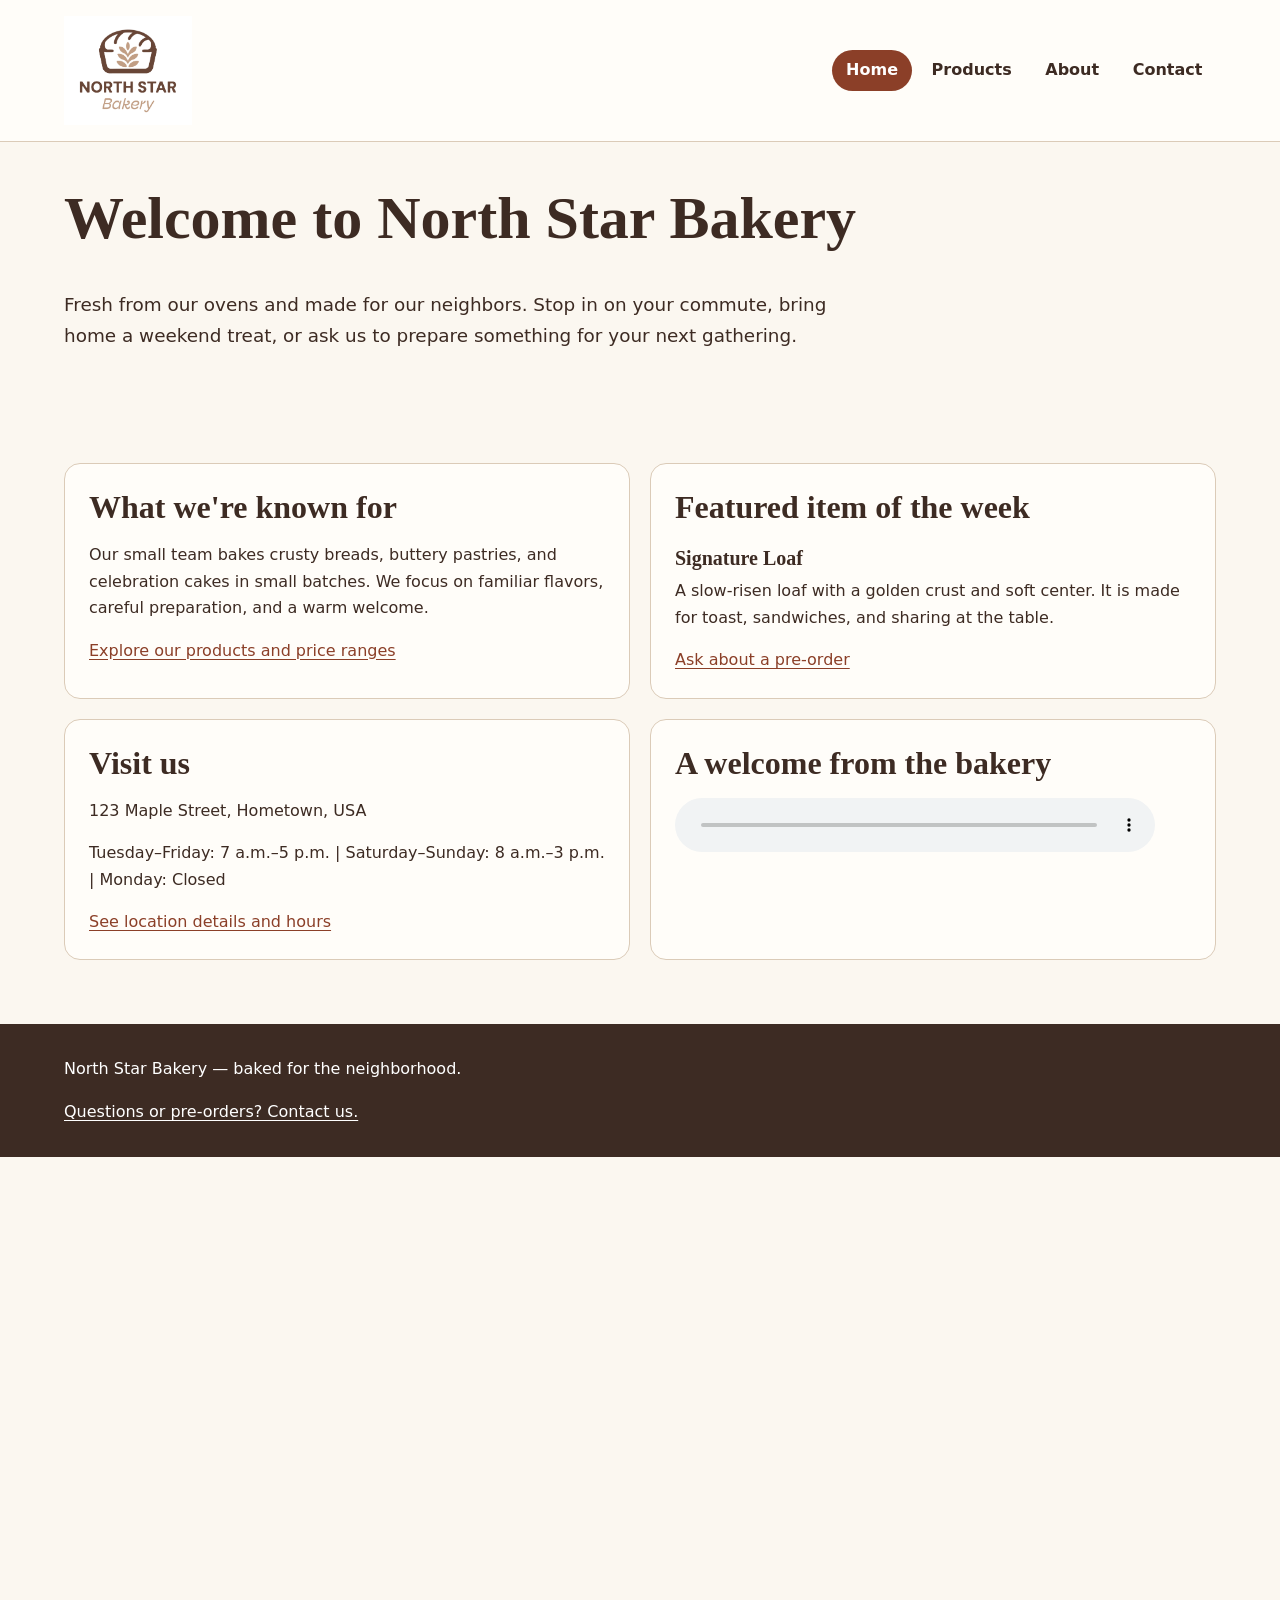
<file: index.html>
<!DOCTYPE html>
<html lang="en">
<head>
  <meta charset="utf-8">
  <meta name="viewport" content="width=device-width, initial-scale=1">
  <meta name="description" content="Welcome to North Star, a neighborhood bakery making fresh bread and treats for everyday moments.">
  <title>Home | North Star Bakery</title>
  <link rel="stylesheet" href="styles.css">
</head>
<body class="index">
  <header>
    <img src="media/bakery-logo_c.png" alt="North Star Bakery logo" width="180">
    <nav aria-label="Main navigation">
      <ul>
        <li><a href="index.html" aria-current="page">Home</a></li>
        <li><a href="products.html">Products</a></li>
        <li><a href="about.html">About</a></li>
        <li><a href="contact.html">Contact</a></li>
      </ul>
    </nav>
  </header>

  <main>
    <h1>Welcome to North Star Bakery</h1>
    <p>Fresh from our ovens and made for our neighbors. Stop in on your commute, bring home a weekend treat, or ask us to prepare something for your next gathering.</p>

    <picture>
      <source media="(max-width: 600px)" srcset="media/bakery-feature-small_c.png">
      <img src="media/bakery-feature-large_c.png" alt="Freshly baked goods featured at North Star Bakery" width="900">
    </picture>

    <section aria-labelledby="known-for">
      <h2 id="known-for">What we're known for</h2>
      <p>Our small team bakes crusty breads, buttery pastries, and celebration cakes in small batches. We focus on familiar flavors, careful preparation, and a warm welcome.</p>
      <p><a href="products.html">Explore our products and price ranges</a></p>
    </section>

    <section aria-labelledby="featured-item">
      <h2 id="featured-item">Featured item of the week</h2>
      <h3>Signature Loaf</h3>
      <p>A slow-risen loaf with a golden crust and soft center. It is made for toast, sandwiches, and sharing at the table.</p>
      <p><a href="contact.html">Ask about a pre-order</a></p>
    </section>

    <section aria-labelledby="visit-us">
      <h2 id="visit-us">Visit us</h2>
      <p>123 Maple Street, Hometown, USA</p>
      <p>Tuesday–Friday: 7 a.m.–5 p.m. | Saturday–Sunday: 8 a.m.–3 p.m. | Monday: Closed</p>
      <p><a href="contact.html">See location details and hours</a></p>
    </section>

    <section aria-labelledby="audio-welcome">
      <h2 id="audio-welcome">A welcome from the bakery</h2>
      <audio controls preload="none">
        <source src="media/bakery-welcome_c.mp3" type="audio/mpeg">
        Your browser does not support audio playback. You can still read about us on the <a href="about.html">About page</a>.
      </audio>
    </section>
  </main>

  <footer>
    <p>North Star Bakery &mdash; baked for the neighborhood.</p>
    <p><a href="contact.html">Questions or pre-orders? Contact us.</a></p>
  </footer>
</body>
</html>
</file>
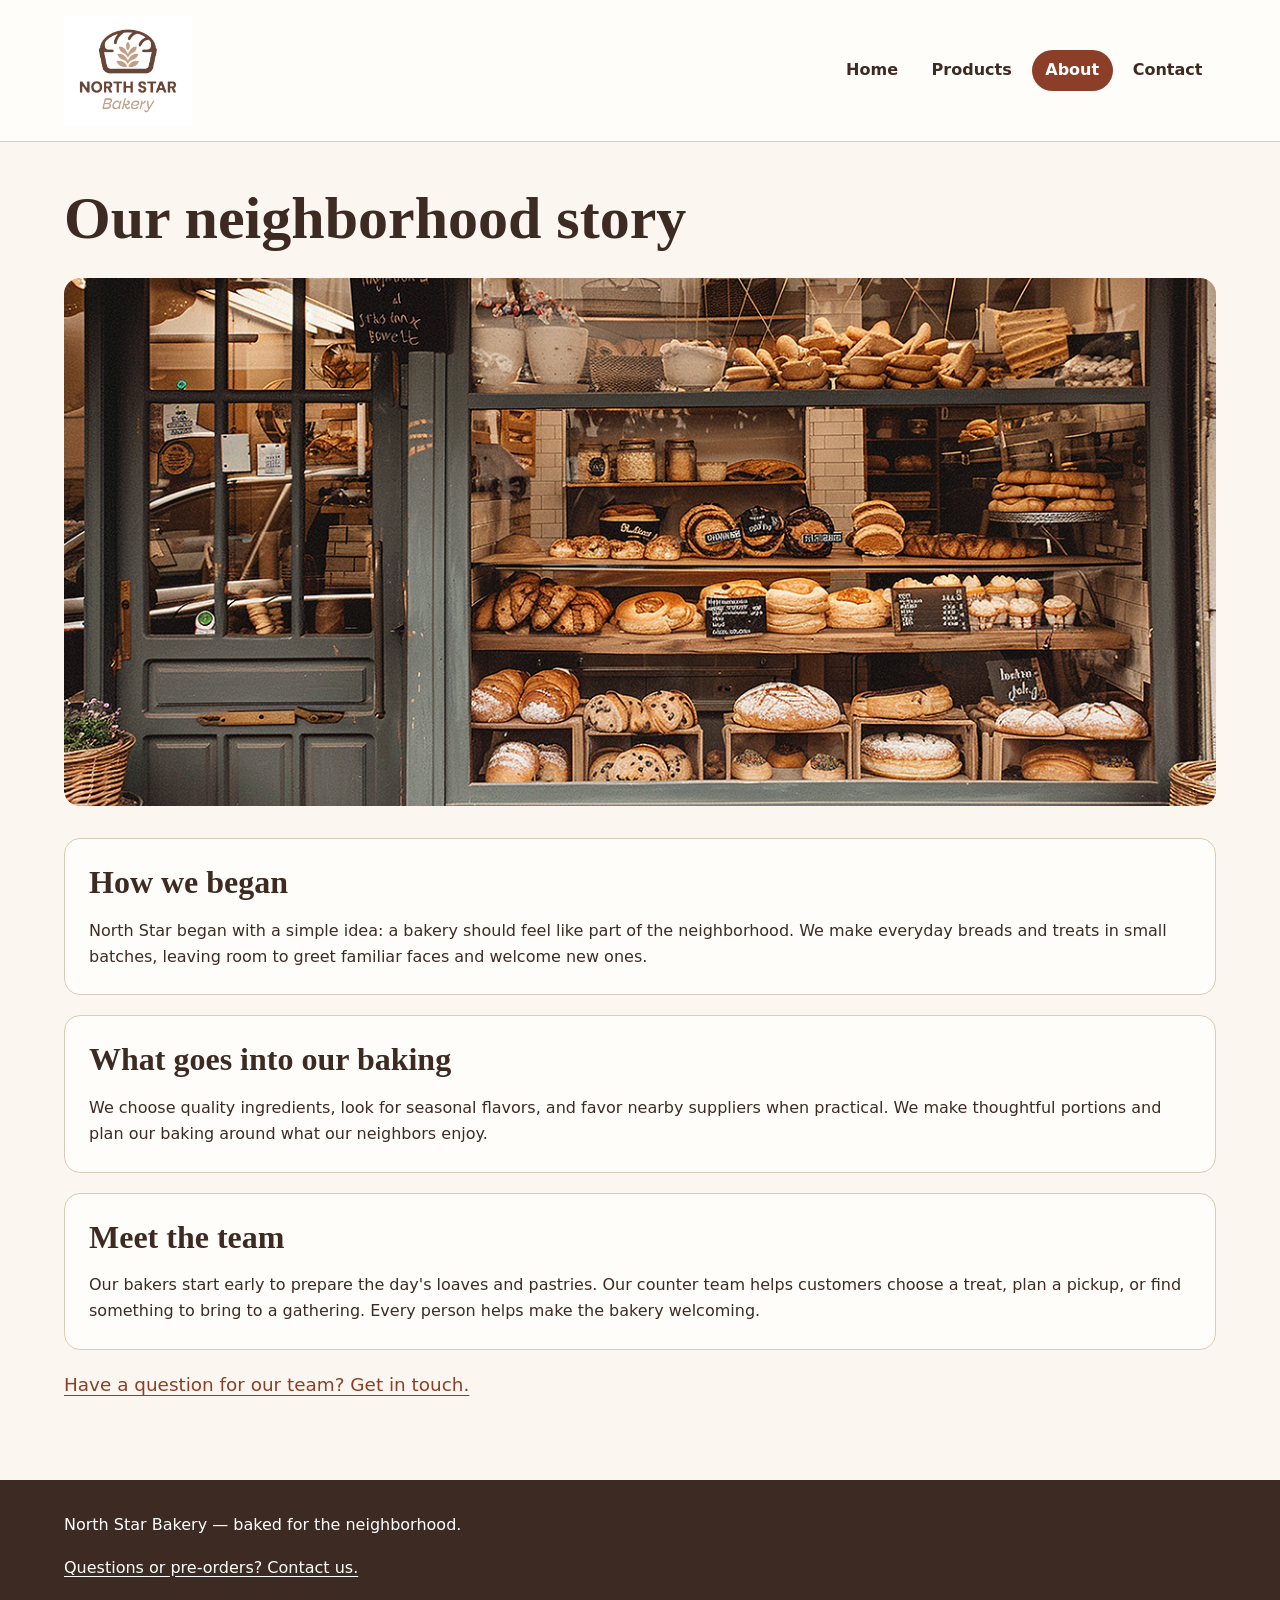
<file: about.html>
<!DOCTYPE html>
<html lang="en">
<head>
  <meta charset="utf-8">
  <meta name="viewport" content="width=device-width, initial-scale=1">
  <meta name="description" content="Learn the story, sourcing philosophy, and people behind North Star Bakery.">
  <title>About | North Star Bakery</title>
  <link rel="stylesheet" href="styles.css">
</head>
<body class="about">
  <header>
    <img src="media/bakery-logo_c.png" alt="North Star Bakery logo" width="180">
    <nav aria-label="Main navigation">
      <ul>
        <li><a href="index.html">Home</a></li>
        <li><a href="products.html">Products</a></li>
        <li><a href="about.html" aria-current="page">About</a></li>
        <li><a href="contact.html">Contact</a></li>
      </ul>
    </nav>
  </header>

  <main>
    <h1>Our neighborhood story</h1>
    <img src="media/bakery-storefront_c.png" alt="The welcoming storefront of the neighborhood bakery" width="800">

    <section aria-labelledby="our-story">
      <h2 id="our-story">How we began</h2>
      <p>North Star began with a simple idea: a bakery should feel like part of the neighborhood. We make everyday breads and treats in small batches, leaving room to greet familiar faces and welcome new ones.</p>
    </section>

    <section aria-labelledby="sourcing">
      <h2 id="sourcing">What goes into our baking</h2>
      <p>We choose quality ingredients, look for seasonal flavors, and favor nearby suppliers when practical. We make thoughtful portions and plan our baking around what our neighbors enjoy.</p>
    </section>

    <section aria-labelledby="team">
      <h2 id="team">Meet the team</h2>
      <p>Our bakers start early to prepare the day's loaves and pastries. Our counter team helps customers choose a treat, plan a pickup, or find something to bring to a gathering. Every person helps make the bakery welcoming.</p>
    </section>

    <p><a href="contact.html">Have a question for our team? Get in touch.</a></p>
  </main>

  <footer>
    <p>North Star Bakery &mdash; baked for the neighborhood.</p>
    <p><a href="contact.html">Questions or pre-orders? Contact us.</a></p>
  </footer>
</body>
</html>
</file>
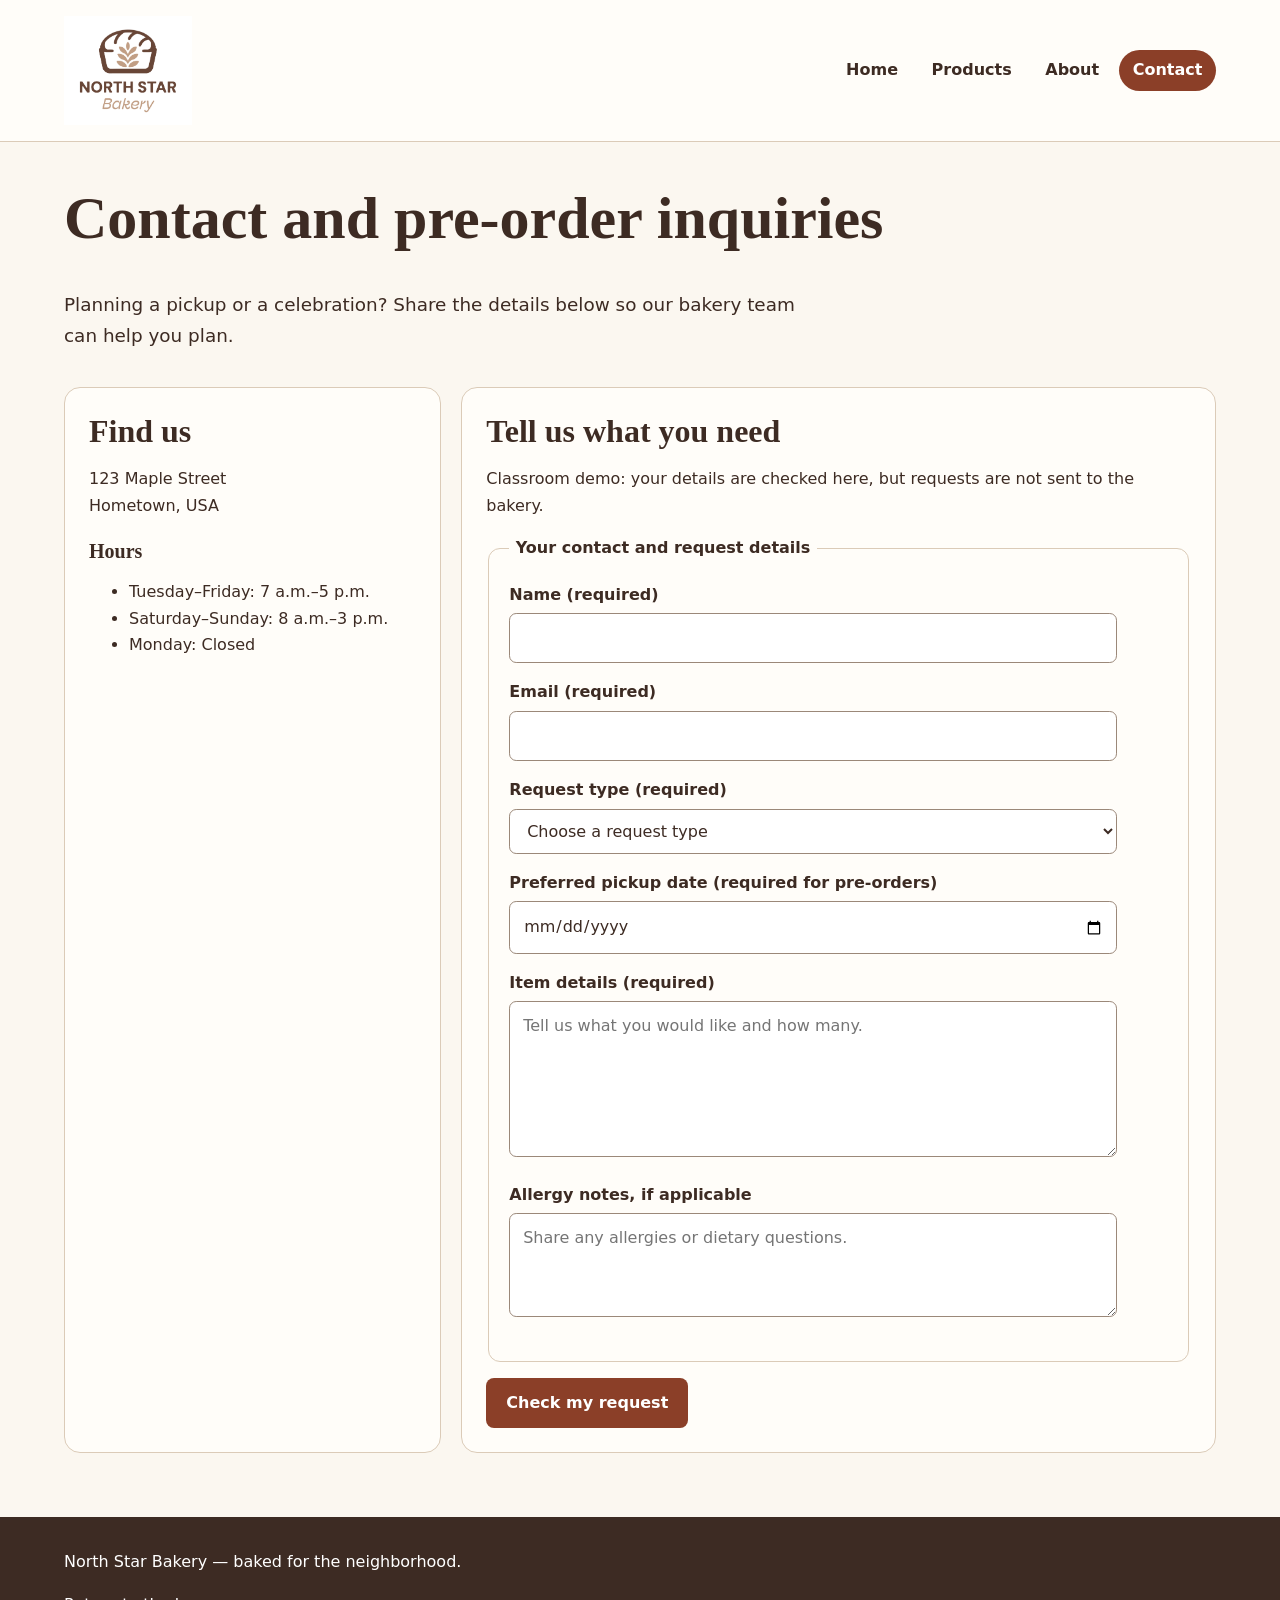
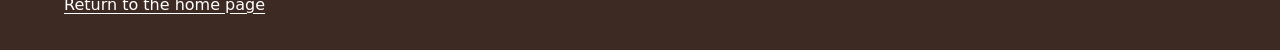
<file: contact.html>
<!DOCTYPE html>
<html lang="en">
<head>
  <meta charset="utf-8">
  <meta name="viewport" content="width=device-width, initial-scale=1">
  <meta name="description" content="Find North Star Bakery's sample location and hours, and prepare a pre-order or general inquiry.">
  <title>Contact | North Star Bakery</title>
  <link rel="stylesheet" href="styles.css">
  <script src="bakery.js" defer></script>
</head>
<body class="contact">
  <header>
    <img src="media/bakery-logo_c.png" alt="North Star Bakery logo" width="180">
    <nav aria-label="Main navigation">
      <ul>
        <li><a href="index.html">Home</a></li>
        <li><a href="products.html">Products</a></li>
        <li><a href="about.html">About</a></li>
        <li><a href="contact.html" aria-current="page">Contact</a></li>
      </ul>
    </nav>
  </header>

  <main>
    <h1>Contact and pre-order inquiries</h1>
    <p>Planning a pickup or a celebration? Share the details below so our bakery team can help you plan.</p>

    <section aria-labelledby="location">
      <h2 id="location">Find us</h2>
      <address>123 Maple Street<br>Hometown, USA</address>
      <h3>Hours</h3>
      <ul>
        <li>Tuesday–Friday: 7 a.m.–5 p.m.</li>
        <li>Saturday–Sunday: 8 a.m.–3 p.m.</li>
        <li>Monday: Closed</li>
      </ul>
    </section>

    <section aria-labelledby="request-heading">
      <h2 id="request-heading">Tell us what you need</h2>
      <p>Classroom demo: your details are checked here, but requests are not sent to the bakery.</p>
      <div id="contact-favorites" class="saved-favorites" hidden>
        <h3>Your saved favorites</h3>
        <p id="contact-favorites-list"></p>
        <button id="use-favorites" type="button">Use saved favorites</button>
        <p id="contact-favorites-status" role="status"></p>
      </div>
      <noscript><p>JavaScript is needed to check this demo request. Please enable it before submitting.</p></noscript>
      <form id="request-form" action="#" method="post">
        <p id="form-status" role="status" aria-live="polite" tabindex="-1"></p>
        <fieldset>
          <legend>Your contact and request details</legend>

          <p>
            <label for="customer-name">Name (required)</label><br>
            <input id="customer-name" name="customer-name" type="text" autocomplete="name" required minlength="2" maxlength="80" aria-describedby="customer-name-error">
            <span class="field-error" id="customer-name-error"></span>
          </p>

          <p>
            <label for="customer-email">Email (required)</label><br>
            <input id="customer-email" name="customer-email" type="email" autocomplete="email" required maxlength="254" aria-describedby="customer-email-error">
            <span class="field-error" id="customer-email-error"></span>
          </p>

          <p>
            <label for="request-type">Request type (required)</label><br>
            <select id="request-type" name="request-type" required aria-describedby="request-type-error">
              <option value="">Choose a request type</option>
              <option value="pre-order">Pre-order inquiry</option>
              <option value="general-question">General question</option>
            </select>
            <span class="field-error" id="request-type-error"></span>
          </p>

          <p>
            <label for="pickup-date">Preferred pickup date (required for pre-orders)</label><br>
            <input id="pickup-date" name="pickup-date" type="date" aria-describedby="pickup-date-error">
            <span class="field-error" id="pickup-date-error"></span>
          </p>

          <p>
            <label for="item-details">Item details (required)</label><br>
            <textarea id="item-details" name="item-details" rows="5" cols="40" required minlength="10" maxlength="1000" aria-describedby="item-details-error" placeholder="Tell us what you would like and how many."></textarea>
            <span class="field-error" id="item-details-error"></span>
          </p>

          <p>
            <label for="allergy-notes">Allergy notes, if applicable</label><br>
            <textarea id="allergy-notes" name="allergy-notes" maxlength="500" aria-describedby="allergy-notes-error" rows="3" cols="40" placeholder="Share any allergies or dietary questions."></textarea>
            <span class="field-error" id="allergy-notes-error"></span>
          </p>
        </fieldset>
        <button id="submit-request" type="submit" disabled>Check my request</button>
      </form>
    </section>
  </main>

  <footer>
    <p>North Star Bakery &mdash; baked for the neighborhood.</p>
    <p><a href="index.html">Return to the home page</a></p>
  </footer>
</body>
</html>
</file>
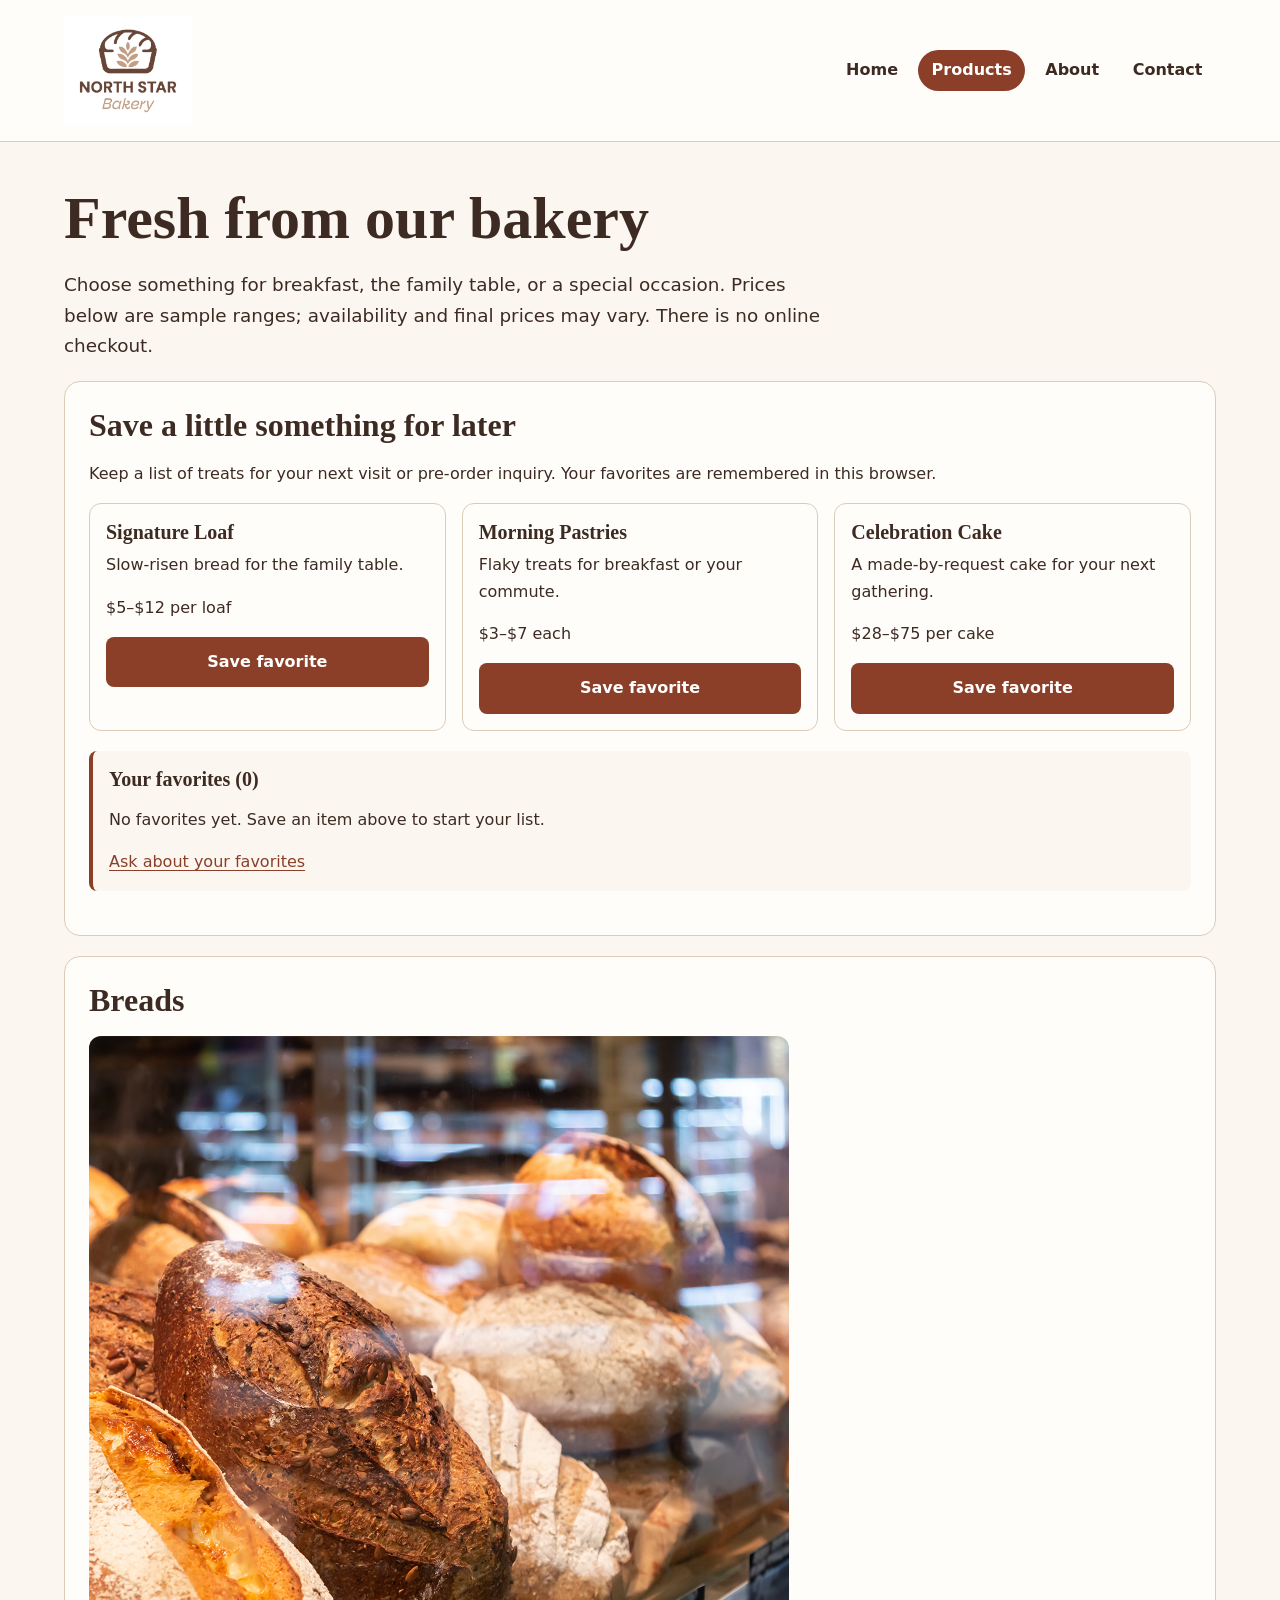
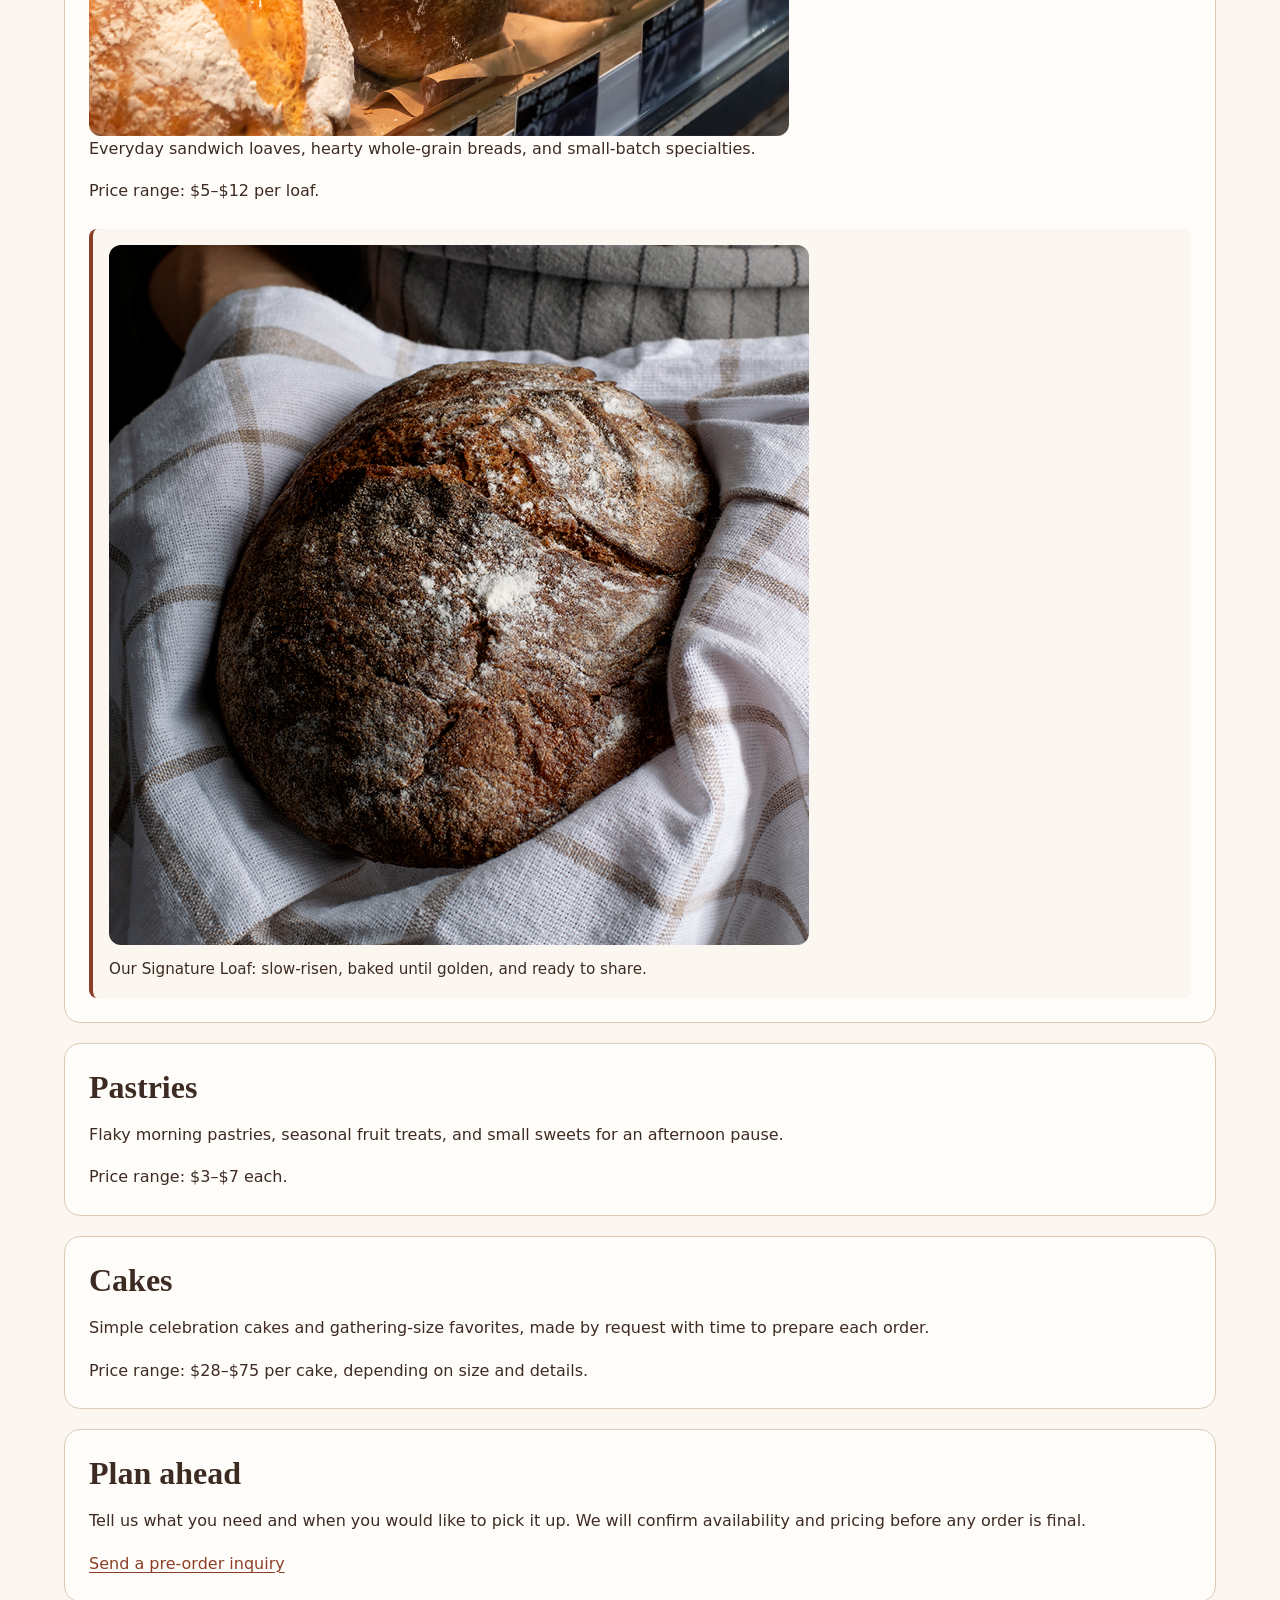
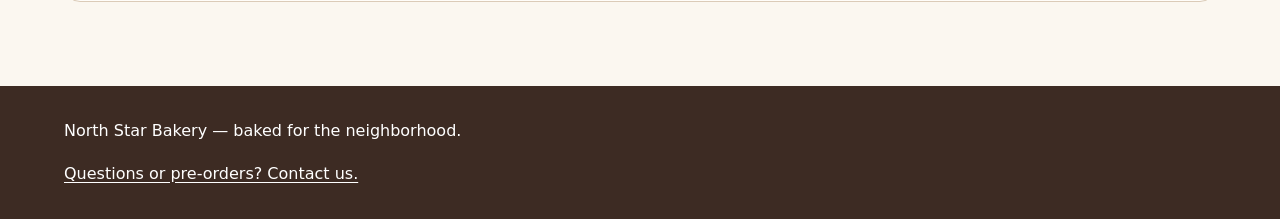
<file: products.html>
<!DOCTYPE html>
<html lang="en">
<head>
  <meta charset="utf-8">
  <meta name="viewport" content="width=device-width, initial-scale=1">
  <meta name="description" content="Browse the breads, pastries, and cakes at North Star Bakery.">
  <title>Products | North Star Bakery</title>
  <link rel="stylesheet" href="styles.css">
  <script src="bakery.js" defer></script>
</head>
<body class="products">
  <header>
    <img src="media/bakery-logo_c.png" alt="North Star Bakery logo" width="180">
    <nav aria-label="Main navigation">
      <ul>
        <li><a href="index.html">Home</a></li>
        <li><a href="products.html" aria-current="page">Products</a></li>
        <li><a href="about.html">About</a></li>
        <li><a href="contact.html">Contact</a></li>
      </ul>
    </nav>
  </header>

  <main>
    <h1>Fresh from our bakery</h1>
    <p>Choose something for breakfast, the family table, or a special occasion. Prices below are sample ranges; availability and final prices may vary. There is no online checkout.</p>

    <section id="favorites-feature" aria-labelledby="favorites-heading" hidden>
      <h2 id="favorites-heading">Save a little something for later</h2>
      <p>Keep a list of treats for your next visit or pre-order inquiry. Your favorites are remembered in this browser.</p>
      <ul id="favorite-options" class="favorite-options"></ul>
      <div class="saved-favorites">
        <h3>Your favorites <span id="favorites-count">(0)</span></h3>
        <ul id="favorites-list"></ul>
        <p id="favorites-status" role="status" aria-live="polite"></p>
        <p id="storage-notice" role="status"></p>
        <a href="contact.html#request-heading">Ask about your favorites</a>
      </div>
    </section>
    <noscript><p>Turn on JavaScript to save favorites. You can still browse all our products below and visit the Contact page.</p></noscript>

    <section aria-labelledby="breads">
      <h2 id="breads">Breads</h2>
      <img src="media/bakery-bread_c.png" alt="Assorted freshly baked bread loaves" width="700">
      <p>Everyday sandwich loaves, hearty whole-grain breads, and small-batch specialties.</p>
      <p>Price range: $5–$12 per loaf.</p>
      <figure>
        <img src="media/bakery-signature-loaf_c.png" alt="North Star's golden-crusted Signature Loaf" width="700">
        <figcaption>Our Signature Loaf: slow-risen, baked until golden, and ready to share.</figcaption>
      </figure>
    </section>

    <section aria-labelledby="pastries">
      <h2 id="pastries">Pastries</h2>
      <p>Flaky morning pastries, seasonal fruit treats, and small sweets for an afternoon pause.</p>
      <p>Price range: $3–$7 each.</p>
    </section>

    <section aria-labelledby="cakes">
      <h2 id="cakes">Cakes</h2>
      <p>Simple celebration cakes and gathering-size favorites, made by request with time to prepare each order.</p>
      <p>Price range: $28–$75 per cake, depending on size and details.</p>
    </section>

    <section aria-labelledby="order">
      <h2 id="order">Plan ahead</h2>
      <p>Tell us what you need and when you would like to pick it up. We will confirm availability and pricing before any order is final.</p>
      <p><a href="contact.html">Send a pre-order inquiry</a></p>
    </section>
  </main>

  <footer>
    <p>North Star Bakery &mdash; baked for the neighborhood.</p>
    <p><a href="contact.html">Questions or pre-orders? Contact us.</a></p>
  </footer>
</body>
</html>
</file>
<file: styles.css>
:root {
  color-scheme: light;
  --paper: #fbf7f0;
  --surface: #fffdf9;
  --ink: #3d2b23;
  --accent: #8b3f28;
  --line: #dbcbb8;
}

* {
  box-sizing: border-box;
}

html {
  scroll-behavior: smooth;
}

body {
  margin: 0;
  background: var(--paper);
  color: var(--ink);
  font-family: system-ui, -apple-system, "Segoe UI", sans-serif;
  font-size: 1rem;
  line-height: 1.65;
}

h1, h2, h3 {
  font-family: Georgia, "Times New Roman", serif;
  line-height: 1.2;
  text-wrap: balance;
}

h1 {
  margin: 0 0 1rem;
  font-size: clamp(2.25rem, 7vw, 3.75rem);
}

h2 {
  margin: 0 0 1rem;
  font-size: clamp(1.5rem, 4vw, 2rem);
}

h3 {
  margin: 1.25rem 0 0.5rem;
  font-size: 1.25rem;
}

p {
  margin: 0 0 1rem;
}

a {
  color: var(--accent);
  text-underline-offset: 0.2em;
}

a:hover {
  text-decoration-thickness: 0.13em;
}

a:focus-visible, button:focus-visible, input:focus-visible,
select:focus-visible, textarea:focus-visible {
  outline: 3px solid var(--accent);
  outline-offset: 3px;
}

header {
  display: flex;
  flex-direction: column;
  align-items: flex-start;
  gap: 1rem;
  padding: 1rem max(1.25rem, calc((100vw - 72rem) / 2));
  background: var(--surface);
  border-bottom: 1px solid var(--line);
}

header img {
  display: block;
  width: 8rem;
  height: auto;
}

nav {
  width: 100%;
}

nav ul {
  display: grid;
  grid-template-columns: repeat(2, minmax(0, 1fr));
  gap: 0.5rem;
  margin: 0;
  padding: 0;
  list-style: none;
}

nav a {
  display: block;
  padding: 0.45rem 0.85rem;
  border-radius: 999px;
  color: var(--ink);
  font-weight: 650;
  text-align: center;
  text-decoration: none;
}

nav a:hover, nav a[aria-current="page"] {
  background: var(--accent);
  color: #fff;
}

main {
  width: min(100%, 74.5rem);
  margin: 0 auto;
  padding: 2.5rem 1.25rem 4rem;
}

main > p:first-of-type {
  max-width: 48rem;
  font-size: 1.15rem;
}

main > picture {
  display: block;
  margin: 1.5rem 0 2rem;
}

main > picture img, main > img {
  display: block;
  width: 100%;
  max-height: 33rem;
  height: auto;
  object-fit: cover;
  border-radius: 1rem;
}

main > img {
  margin: 1.5rem 0 2rem;
}

section {
  margin: 1.25rem 0;
  padding: 1.5rem;
  background: var(--surface);
  border: 1px solid var(--line);
  border-radius: 1rem;
}

section > p:last-child {
  margin-bottom: 0;
}

section img {
  display: block;
  max-width: 100%;
  height: auto;
  border-radius: 0.75rem;
}

figure {
  margin: 1.5rem 0 0;
  padding: 1rem;
  background: var(--paper);
  border-left: 4px solid var(--accent);
  border-radius: 0.5rem;
}

figcaption {
  margin-top: 0.75rem;
  font-size: 0.95rem;
}

audio {
  display: block;
  width: min(100%, 30rem);
}

address {
  font-style: normal;
}

fieldset {
  min-width: 0;
  padding: 1.25rem;
  border: 1px solid var(--line);
  border-radius: 0.75rem;
}

legend {
  padding: 0 0.4rem;
  font-weight: 700;
}

label {
  display: inline-block;
  margin-bottom: 0.3rem;
  font-weight: 650;
}

input, select, textarea {
  width: 100%;
  max-width: 38rem;
  padding: 0.7rem 0.8rem;
  border: 1px solid #9b8879;
  border-radius: 0.45rem;
  background: #fff;
  color: var(--ink);
  font: inherit;
}

textarea {
  resize: vertical;
}

button {
  margin-top: 1rem;
  padding: 0.75rem 1.25rem;
  border: 0;
  border-radius: 0.5rem;
  background: var(--accent);
  color: #fff;
  font: inherit;
  font-weight: 700;
  cursor: pointer;
}

button:hover {
  background: var(--ink);
}

footer {
  padding: 2rem max(1.25rem, calc((100vw - 72rem) / 2));
  background: var(--ink);
  color: #fff;
}

footer a {
  color: #fff;
}

footer p:last-child {
  margin-bottom: 0;
}

@media (min-width: 48rem) {
  header {
    flex-direction: row;
    align-items: center;
    justify-content: space-between;
  }

  nav {
    width: auto;
  }

  nav ul {
    display: flex;
    gap: 0.4rem;
  }

  .index main, .contact main {
    display: grid;
    grid-template-columns: repeat(2, minmax(0, 1fr));
    gap: 1.25rem;
  }

  .index main > h1, .index main > p, .index main > picture,
  .contact main > h1, .contact main > p {
    grid-column: 1 / -1;
  }

  .index main > section, .contact main > section {
    margin: 0;
  }

  .contact main {
    grid-template-columns: minmax(14rem, 1fr) minmax(0, 2fr);
  }
}

@media (prefers-reduced-motion: reduce) {
  html {
    scroll-behavior: auto;
  }
}

/* Saved favorites and inline form feedback share the bakery colors. */
[hidden] { display: none !important; }
.favorite-options {
  display: grid;
  gap: 1rem;
  padding: 0;
  list-style: none;
}
.favorite-options > li {
  padding: 1rem;
  border: 1px solid var(--line);
  border-radius: 0.75rem;
}
.favorite-options h3 { margin-top: 0; }
.favorite-options button { margin-top: 0; width: 100%; }
.favorite-options button[aria-pressed="true"] { background: var(--ink); }
.saved-favorites {
  margin: 1.25rem 0;
  padding: 1rem;
  background: var(--paper);
  border-left: 4px solid var(--accent);
  border-radius: 0.5rem;
}
.saved-favorites h3 { margin-top: 0; }
.saved-favorites p:last-child { margin-bottom: 0; }
.field-error { display: block; color: var(--accent); font-weight: 650; }
.field-error:empty, #form-status:empty, #storage-notice:empty { display: none; }
[aria-invalid="true"] { border: 2px solid var(--accent); }
#form-status:not(:empty) { padding: 0.75rem; border: 2px solid var(--accent); border-radius: 0.5rem; }
button:disabled { opacity: 0.65; cursor: default; }
@media (min-width: 48rem) {
  .favorite-options { grid-template-columns: repeat(3, minmax(0, 1fr)); }
}
</file>
